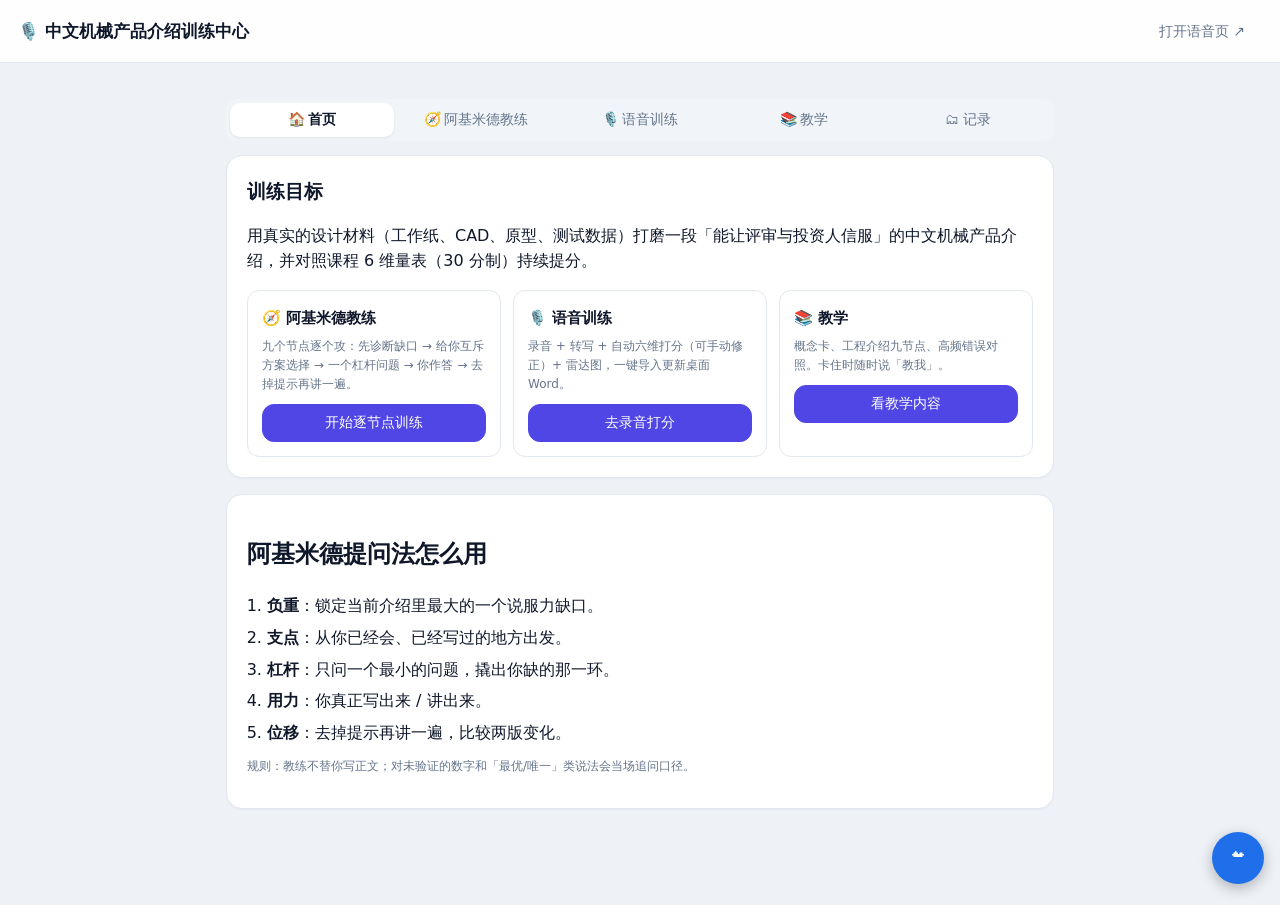
<file: index.html>
<!DOCTYPE html>
<html lang='zh-CN'>
<head>
<meta charset='UTF-8'>
<meta name='viewport' content='width=device-width, initial-scale=1'>
<link rel='icon' href='data:,'>
<title>中文机械产品介绍训练中心</title>
<link rel='stylesheet' href='styles.css'>
<link rel='stylesheet' href='css/pitch.css'>
<link rel='stylesheet' href='css/train.css'>
</head>
<body>
<header id='topbar'>
  <a class='brand' href='index.html'>🎙️ 中文机械产品介绍训练中心</a>
  <div class='top-right'>
    <a class='btn ghost' href='pitch-training.html' title='打开独立语音训练页'>打开语音页 ↗</a>
  </div>
</header>
<main class='container'>
  <div id='fileBanner' class='banner hidden'>⚠️ 当前以 file:// 方式打开：练习与打分可用，但「导入更新 Word」「本机转写」需要本地服务。请双击「启动机械产品介绍训练.bat」。</div>
  <div class='tabs'>
    <button class='tab active' data-view='home'>🏠 首页</button>
    <button class='tab' data-view='coach'>🧭 阿基米德教练</button>
    <button class='tab' data-view='voice'>🎙️ 语音训练</button>
    <button class='tab' data-view='teach'>📚 教学</button>
    <button class='tab' data-view='history'>🗂 记录</button>
  </div>

  <!-- 首页 -->
  <section id='view-home' class='view'>
    <div class='card home-hero'>
      <h2>训练目标</h2>
      <p>用真实的设计材料（工作纸、CAD、原型、测试数据）打磨一段「能让评审与投资人信服」的中文机械产品介绍，并对照课程 6 维量表（30 分制）持续提分。</p>
      <div class='home-grid'>
        <div class='home-card'><b>🧭 阿基米德教练</b><p class='muted small'>九个节点逐个攻：先诊断缺口 → 给你互斥方案选择 → 一个杠杆问题 → 你作答 → 去掉提示再讲一遍。</p><button class='btn primary block' data-go='coach'>开始逐节点训练</button></div>
        <div class='home-card'><b>🎙️ 语音训练</b><p class='muted small'>录音 + 转写 + 自动六维打分（可手动修正）+ 雷达图，一键导入更新桌面 Word。</p><button class='btn primary block' data-go='voice'>去录音打分</button></div>
        <div class='home-card'><b>📚 教学</b><p class='muted small'>概念卡、工程介绍九节点、高频错误对照。卡住时随时说「教我」。</p><button class='btn primary block' data-go='teach'>看教学内容</button></div>
      </div>
    </div>
    <div class='card'>
      <h2>阿基米德提问法怎么用</h2>
      <ol class='steps'>
        <li><b>负重</b>：锁定当前介绍里最大的一个说服力缺口。</li>
        <li><b>支点</b>：从你已经会、已经写过的地方出发。</li>
        <li><b>杠杆</b>：只问一个最小的问题，撬出你缺的那一环。</li>
        <li><b>用力</b>：你真正写出来 / 讲出来。</li>
        <li><b>位移</b>：去掉提示再讲一遍，比较两版变化。</li>
      </ol>
      <p class='muted small'>规则：教练不替你写正文；对未验证的数字和「最优/唯一」类说法会当场追问口径。</p>
    </div>
  </section>

  <!-- 阿基米德教练 -->
  <section id='view-coach' class='view hidden'><div id='coachRoot'></div></section>

  <!-- 语音训练（内嵌） -->
  <section id='view-voice' class='view hidden'>
    <div class='card'><p class='muted small'>以下为语音训练模块（与独立页完全相同）。若显示异常，可点右上「打开语音页 ↗」。</p></div>
    <iframe id='voiceFrame' title='语音训练' data-src='pitch-training.html'></iframe>
  </section>

  <!-- 教学 -->
  <section id='view-teach' class='view hidden'><div id='teachRoot'></div></section>

  <!-- 记录 -->
  <section id='view-history' class='view hidden'><div id='histRoot'></div></section>
</main>
<div id='toast' class='toast'></div>
<script src='js/coach.js?v=20260928c'></script>
  <script src='js/sync.js?v=20260928c'></script>
</body>
</html>
</file>
<file: styles.css>
:root{
  --bg:#eef2f7; --card:#ffffff; --ink:#0f172a; --muted:#64748b;
  --line:#e2e8f0; --brand:#4f46e5; --brand-soft:#eef2ff;
  --ok:#16a34a; --ok-soft:#dcfce7; --bad:#dc2626; --bad-soft:#fee2e2;
  --r:16px;
}
*{box-sizing:border-box}
html,body{margin:0;padding:0}
body{background:var(--bg);color:var(--ink);font-family:system-ui,-apple-system,'Segoe UI','Microsoft YaHei',Roboto,sans-serif;line-height:1.6}
.hidden{display:none!important}
.muted{color:var(--muted)}
.small{font-size:12px}
a{color:var(--brand)}

#topbar{position:sticky;top:0;z-index:50;display:flex;align-items:center;justify-content:space-between;padding:10px 18px;background:rgba(255,255,255,.92);backdrop-filter:blur(8px);border-bottom:1px solid var(--line)}
.brand{border:0;background:none;font-size:17px;font-weight:700;cursor:pointer;color:var(--ink)}
.top-right{display:flex;align-items:center;gap:12px}
.switch-label{display:flex;align-items:center;gap:6px;font-size:13px;color:var(--muted);cursor:pointer;user-select:none}
.chip{background:var(--brand-soft);color:var(--brand);padding:4px 10px;border-radius:999px;font-size:13px;font-weight:600}

.container{max-width:860px;margin:0 auto;padding:22px 16px 80px}

.card{background:var(--card);border:1px solid var(--line);border-radius:var(--r);padding:20px;margin-bottom:16px;box-shadow:0 1px 2px rgba(15,23,42,.04)}

.btn{border:1px solid var(--line);background:#fff;color:var(--ink);padding:9px 16px;border-radius:12px;font-size:14px;cursor:pointer;transition:.15s}
.btn:hover{border-color:#cbd5e1;background:#f8fafc}
.btn.primary{background:var(--brand);border-color:var(--brand);color:#fff}
.btn.primary:hover{background:#4338ca}
.btn.danger{color:var(--bad);border-color:#fecaca}
.btn.ghost{border-color:transparent;background:transparent;color:var(--muted)}
.btn.ghost:hover{background:#f1f5f9;color:var(--ink)}
.btn.big{padding:14px;font-size:15px}
.btn.block{width:100%}
.btn:disabled{opacity:.45;cursor:not-allowed}
.btn.audio{background:var(--brand-soft);border-color:#c7d2fe;color:var(--brand);font-weight:600}
.btn.record{background:#fff1f2;border-color:#fecdd3;color:#e11d48;font-weight:600}

.auth-wrap{min-height:calc(100vh - 40px);display:flex;align-items:center;justify-content:center;padding:20px}
.auth-card{width:100%;max-width:420px;text-align:center;padding:28px}
.auth-logo{font-size:44px}
.auth-card h1{font-size:22px;margin:8px 0 4px}
.demo-note{background:#fffbeb;border:1px solid #fde68a;color:#92400e;border-radius:12px;padding:10px 12px;font-size:12.5px;text-align:left;margin-top:16px}
.tabs{display:flex;background:#f1f5f9;border-radius:12px;padding:4px;margin:14px 0}
.tab{flex:1;border:0;background:transparent;padding:8px;border-radius:10px;cursor:pointer;color:var(--muted);font-size:14px}
.tab.active{background:#fff;color:var(--ink);font-weight:600;box-shadow:0 1px 3px rgba(0,0,0,.08)}
.field{display:block;text-align:left;font-size:13px;color:var(--muted);margin-bottom:12px}
.field input,.field select{width:100%;margin-top:4px;padding:10px 12px;border:1px solid var(--line);border-radius:10px;font-size:15px;color:var(--ink)}
.field input:focus{outline:2px solid #c7d2fe;border-color:var(--brand)}
.hint{color:var(--bad);font-size:12.5px;min-height:18px;text-align:left;margin-bottom:8px}

.hero h2{margin:0 0 4px}
.stat-grid{display:grid;grid-template-columns:repeat(4,1fr);gap:12px;margin:16px 0}
.stat{background:var(--card);border:1px solid var(--line);border-radius:14px;padding:14px;text-align:center}
.stat b{display:block;font-size:22px}
.stat span{color:var(--muted);font-size:12px}
.btn-grid{display:grid;grid-template-columns:repeat(2,1fr);gap:12px}

.page-head{display:flex;align-items:center;justify-content:space-between;margin-bottom:14px}
.page-head h2{margin:0}

.test-top{display:flex;align-items:center;gap:12px;flex-wrap:wrap;margin-bottom:12px}
.prog-text{font-size:13px;color:var(--muted);display:flex;gap:10px;align-items:center}
.est-pill{background:var(--brand-soft);color:var(--brand);padding:2px 10px;border-radius:999px;font-size:12px;font-weight:600}
.prog-bar{flex:1;min-width:120px;height:8px;background:#e2e8f0;border-radius:999px;overflow:hidden}
.prog-fill{height:100%;background:linear-gradient(90deg,#6366f1,#8b5cf6);border-radius:999px;transition:width .3s}

.qcard{max-width:720px;margin:0 auto}
.q-meta{display:flex;gap:8px;margin-bottom:8px}
.tag{font-size:12px;padding:2px 10px;border-radius:999px;background:#f1f5f9;color:#334155}
.q-prompt{font-size:19px;margin:6px 0 14px}
.jyutping{color:var(--brand);background:var(--brand-soft);border-radius:10px;padding:6px 10px;font-size:14px;display:inline-block;margin-top:8px}
.jyutping.big{display:block;margin-top:10px}

.audio-row{display:flex;gap:10px;align-items:center;margin-bottom:12px;flex-wrap:wrap}
.audio-fallback{background:#fffbeb;border:1px dashed #fcd34d;border-radius:10px;padding:10px 12px;margin-bottom:12px}
.options{display:grid;gap:10px}
.opt{text-align:left;border:1px solid var(--line);background:#fff;border-radius:12px;padding:12px 14px;font-size:15px;cursor:pointer;transition:.12s}
.opt:hover{border-color:#c7d2fe;background:#f8faff}
.opt.sel{border-color:var(--brand);background:var(--brand-soft);color:var(--brand);font-weight:600}
.fill-row{display:flex;gap:10px}
.fill-row input{flex:1;padding:12px;border:1px solid var(--line);border-radius:12px;font-size:15px}
.match-box{display:grid;gap:8px}
.match-row{display:flex;align-items:center;gap:10px}
.match-left{min-width:80px;background:#f1f5f9;border-radius:10px;padding:8px 12px;font-weight:600;text-align:center}
.arrow{color:var(--muted)}
.match-sel{padding:8px 10px;border:1px solid var(--line);border-radius:10px;font-size:14px}
.q-foot{display:flex;justify-content:flex-end;margin-top:16px}

.record-row{display:flex;gap:12px;align-items:center;margin:10px 0}
.slider-row{display:grid;grid-template-columns:90px 1fr 24px;gap:10px;align-items:center;font-size:14px;margin-bottom:8px}
.slider-row input{width:100%}
.score-preview{margin:10px 0;font-size:15px}
.score-preview b{color:var(--brand);font-size:20px}

.fb-badge{display:inline-block;padding:4px 14px;border-radius:999px;font-weight:700;margin-bottom:6px}
.fb-badge.ok{background:var(--ok-soft);color:var(--ok)}
.fb-badge.bad{background:var(--bad-soft);color:var(--bad)}

.report-head{display:flex;justify-content:space-between;align-items:baseline;flex-wrap:wrap}
.report-head h2{margin:0}
.score-hero{background:linear-gradient(135deg,#4f46e5,#7c3aed);color:#fff;border-radius:18px;padding:24px;display:flex;align-items:center;gap:20px;margin-bottom:16px;flex-wrap:wrap}
.level-badge{background:rgba(255,255,255,.18);border:1px solid rgba(255,255,255,.35);border-radius:14px;padding:4px 18px;font-size:26px;font-weight:800}
.level-badge.small{font-size:13px;padding:2px 10px}
.level-label{font-size:14px;opacity:.9;margin-top:4px}
.score-num{font-size:44px;font-weight:800;line-height:1}
.score-num small{font-size:16px;font-weight:400;opacity:.85}
.score-ci{font-size:13px;opacity:.85;width:100%}
.report-grid{display:grid;grid-template-columns:1fr 1fr;gap:16px}
.report-grid .card{margin-bottom:0}
.dim-list{margin-top:10px}
.dim-row{display:grid;grid-template-columns:88px 1fr 40px 40px;gap:8px;align-items:center;font-size:13px;margin-bottom:6px}
.dim-bar{height:8px;background:#eef2f7;border-radius:999px;overflow:hidden}
.dim-bar span{display:block;height:100%;border-radius:999px}
.sugg{margin-bottom:10px}
.sugg b{color:var(--brand)}
.sugg ul{margin:4px 0 0;padding-left:18px}
.plan-grid{display:grid;grid-template-columns:1fr;gap:6px}
.plan-item{display:grid;grid-template-columns:44px 92px 1fr;gap:10px;align-items:center;background:#f8fafc;border:1px solid var(--line);border-radius:10px;padding:8px 12px;font-size:13.5px}
.plan-day{font-weight:800;color:var(--brand)}
.tag-dim{font-size:11px;color:#64748b;background:#eef2ff;border-radius:999px;padding:2px 8px;text-align:center}
.review-list{display:grid;gap:8px}
.review-item{display:flex;gap:10px;padding:10px 12px;border-radius:12px;font-size:14px;align-items:flex-start}
.review-item.ok{background:var(--ok-soft)}
.review-item.bad{background:var(--bad-soft)}
.r-icon{font-weight:800}
.report-actions{display:flex;gap:10px;flex-wrap:wrap;margin-top:18px}

.list{display:grid;gap:8px}
.list-item{display:flex;justify-content:space-between;gap:10px;align-items:center;background:var(--card);border:1px solid var(--line);border-radius:12px;padding:12px 14px}
.badge-count{background:#fee2e2;color:var(--bad);border-radius:999px;min-width:26px;text-align:center;font-weight:700;padding:2px 8px}
.empty{background:var(--card);border:1px dashed var(--line);border-radius:16px;padding:40px;text-align:center;color:var(--muted)}
.btn-row{display:flex;gap:10px;flex-wrap:wrap;margin:10px 0}

.toast{position:fixed;left:50%;bottom:26px;transform:translateX(-50%) translateY(20px);background:#0f172a;color:#fff;padding:10px 18px;border-radius:12px;font-size:14px;opacity:0;pointer-events:none;transition:.25s;z-index:99;max-width:80vw}
.toast.show{opacity:1;transform:translateX(-50%) translateY(0)}

#trend,#radar{width:100%;height:auto}

@media(max-width:640px){
  .stat-grid{grid-template-columns:repeat(2,1fr)}
  .btn-grid{grid-template-columns:1fr}
  .report-grid{grid-template-columns:1fr}
  .score-hero{justify-content:center;text-align:center}
  .dim-row{grid-template-columns:70px 1fr 34px 34px}
  .plan-item{grid-template-columns:36px 74px 1fr}
  .container{padding:14px 10px 70px}
}

@media print{
  body{background:#fff}
  #topbar,.test-top,.report-actions,.no-print{display:none!important}
  .container{padding:0;max-width:100%}
  .card{box-shadow:none;break-inside:avoid}
  .score-hero{-webkit-print-color-adjust:exact;print-color-adjust:exact}
}
</file>
<file: css/pitch.css>
.rec-center{text-align:center;padding:14px 0}
.rec-time{font-size:30px;font-weight:700;margin:10px 0 6px;font-variant-numeric:tabular-nums}
.meter{height:8px;background:#e2e8f0;border-radius:999px;overflow:hidden;max-width:420px;margin:0 auto}
.meter i{display:block;height:100%;width:0;background:var(--brand);transition:width .08s linear}
.live-box{min-height:52px;background:#f8fafc;border:1px solid var(--line);border-radius:12px;padding:12px;font-size:15px;margin:10px 0}
textarea{width:100%;border:1px solid var(--line);border-radius:12px;padding:10px;font-size:15px;font-family:inherit;resize:vertical}
.row-between{display:flex;justify-content:space-between;align-items:center;gap:10px}
.row-end{display:flex;justify-content:flex-end;gap:10px;margin-top:12px}
select{border:1px solid var(--line);border-radius:10px;padding:6px 10px;font-size:14px;background:#fff}
.score-head{display:flex;align-items:center;gap:18px;margin-bottom:6px}
.score-big{font-size:44px;font-weight:800;color:var(--brand)}
.score-big small{font-size:16px;color:var(--muted);font-weight:600}
.pill{background:var(--brand-soft);color:var(--brand);padding:4px 12px;border-radius:999px;font-weight:700}
.radar-wrap{max-width:420px;margin:6px auto}
.radar-wrap canvas{width:100%;height:auto}
.dim-table{width:100%;border-collapse:collapse;font-size:13px;margin-top:8px}
.dim-table th,.dim-table td{border:1px solid var(--line);padding:6px 8px;text-align:center}
.dim-table th{background:#eef2f7}
.dim-table td:first-child{text-align:left;font-weight:600}
.dim-table td.diag{text-align:left;color:var(--muted);font-weight:400}
.dim-table input{width:56px}
.flags{margin-top:12px;border:1px solid #fecaca;background:#fef2f2;border-radius:12px;padding:10px 12px;color:#b91c1c;font-size:13px}
.flags ul{margin:6px 0 0 18px;padding:0}
.feedback{margin-top:12px;border:1px solid #c7d2fe;background:#eef2ff;border-radius:12px;padding:10px 12px;font-size:14px}
.status-line{margin-top:8px;text-align:right}
.concept{border:1px solid var(--line);border-radius:12px;padding:12px 14px;margin-bottom:10px}
.concept b{font-size:15px}
.concept .ex{background:#f8fafc;border-left:3px solid var(--brand);padding:6px 10px;margin:8px 0;border-radius:0 8px 8px 0;font-size:13px}
.concept .do{color:var(--muted);font-size:13px}
.lesson{display:flex;gap:10px;border-bottom:1px dashed var(--line);padding:8px 0}
.lesson .no{color:var(--brand);font-weight:800;width:26px;flex:none}
.err-row{display:grid;grid-template-columns:150px 1fr;gap:8px;border-bottom:1px dashed var(--line);padding:6px 0;font-size:13px}
.err-row .bad{color:#dc2626;font-weight:600}
.hist-item{border:1px solid var(--line);border-radius:12px;padding:10px 12px;margin-bottom:8px;font-size:13px}
.hist-item .row-between{margin-bottom:4px}
canvas#trend{width:100%;height:auto}

.banner{background:#fffbeb;border:1px solid #fde68a;color:#92400e;border-radius:12px;padding:10px 12px;font-size:13px;margin-bottom:10px}
a.btn,a.brand{text-decoration:none}

.guide{border:1px solid #fde68a;background:#fffbeb;color:#92400e;border-radius:12px;padding:12px 14px;margin-top:10px;font-size:13px}

.hist-grid{display:grid;grid-template-columns:170px 1fr;gap:8px;align-items:start;margin:6px 0}
.mini-radar{width:160px;height:160px}
.dim-table.mini td{font-size:12px;padding:3px 6px}

/* 自信度 E1-E5 卡片 */
.conf-note{margin-bottom:4px;color:#57606a;font-size:.9em;line-height:1.4;}
.conf-sub{width:100%;border-collapse:collapse;margin:4px 0;font-size:.85em;}
.conf-sub td{border-bottom:1px solid #eaeef2;padding:2px 4px;vertical-align:top;}
.conf-val{font-weight:700;}
.conf-val.ok{color:#1a7f37;}
.conf-val.bad{color:#cf222e;}

canvas#trendDims{width:100%;height:auto}
.trend-legend{display:flex;flex-wrap:wrap;gap:6px 14px;margin:2px 0 8px;font-size:12px;color:#475569;}
.trend-legend span{display:inline-flex;align-items:center;gap:4px;}
.trend-legend i{width:12px;height:3px;border-radius:2px;display:inline-block;}

.topic-tag{display:inline-block;background:#eef2ff;color:#3730a3;border:1px solid #c7d2fe;border-radius:999px;padding:1px 8px;font-size:12px;font-weight:600;margin-left:6px;vertical-align:middle;}
</file>
<file: css/train.css>
.home-hero h2{font-size:19px;margin:0 0 6px}
.home-grid{display:grid;grid-template-columns:repeat(auto-fit,minmax(210px,1fr));gap:12px;margin-top:10px}
.home-card{border:1px solid var(--line);border-radius:12px;padding:14px}
.home-card b{font-size:15px}
.home-card p{margin:6px 0 10px}
.steps{margin:8px 0;padding-left:20px}
.steps li{margin-bottom:6px}
#iframe-wrap{}
#voiceFrame{width:100%;min-height:78vh;border:1px solid var(--line);border-radius:16px;background:#fff}
.coach-progress{display:flex;flex-wrap:wrap;gap:6px;margin-bottom:12px}
.coach-dot{flex:1;min-width:52px;border:1px solid var(--line);border-radius:10px;padding:6px 4px;text-align:center;font-size:12px;color:var(--muted);cursor:pointer;background:#fff}
.coach-dot.active{border-color:var(--brand);color:var(--brand);font-weight:700;background:var(--brand-soft)}
.coach-dot.done{border-color:var(--ok);color:var(--ok)}
.opt{border:1px solid var(--line);border-radius:12px;padding:10px 12px;margin-bottom:8px;cursor:pointer}
.opt:hover{border-color:#c7d2fe}
.opt.sel{border-color:var(--brand);background:var(--brand-soft)}
.opt b{display:block}
.opt .mut{color:var(--muted);font-size:13px}
.q-box{border:1px solid #c7d2fe;background:#eef2ff;border-radius:12px;padding:12px 14px;margin:10px 0}
.q-box .lever{font-size:16px;font-weight:700}
.teach-card{border:1px solid #fde68a;background:#fffbeb;border-radius:12px;padding:12px 14px;margin-top:10px}
.teach-card .ex{background:#fff;border-left:3px solid #f59e0b;padding:6px 10px;margin:8px 0;border-radius:0 8px 8px 0;font-size:13px}
.fb-box{border:1px solid var(--line);border-radius:12px;padding:10px 12px;margin-top:10px;font-size:14px}
.fb-ok{border-color:#bbf7d0;background:#f0fdf4}
.fb-mid{border-color:#fde68a;background:#fffbeb}
.row-end{display:flex;justify-content:flex-end;gap:10px;margin-top:12px}
textarea{width:100%;border:1px solid var(--line);border-radius:12px;padding:10px;font-size:15px;font-family:inherit;resize:vertical}
.hist-sec{margin-bottom:14px}
.bar-line{height:8px;background:#e2e8f0;border-radius:999px;overflow:hidden}
.bar-line i{display:block;height:100%;background:var(--brand)}

.coach-voice{display:flex;align-items:center;gap:8px;margin:6px 0 4px}
.coach-voice .btn{font-size:13px;padding:7px 12px}
</file>
